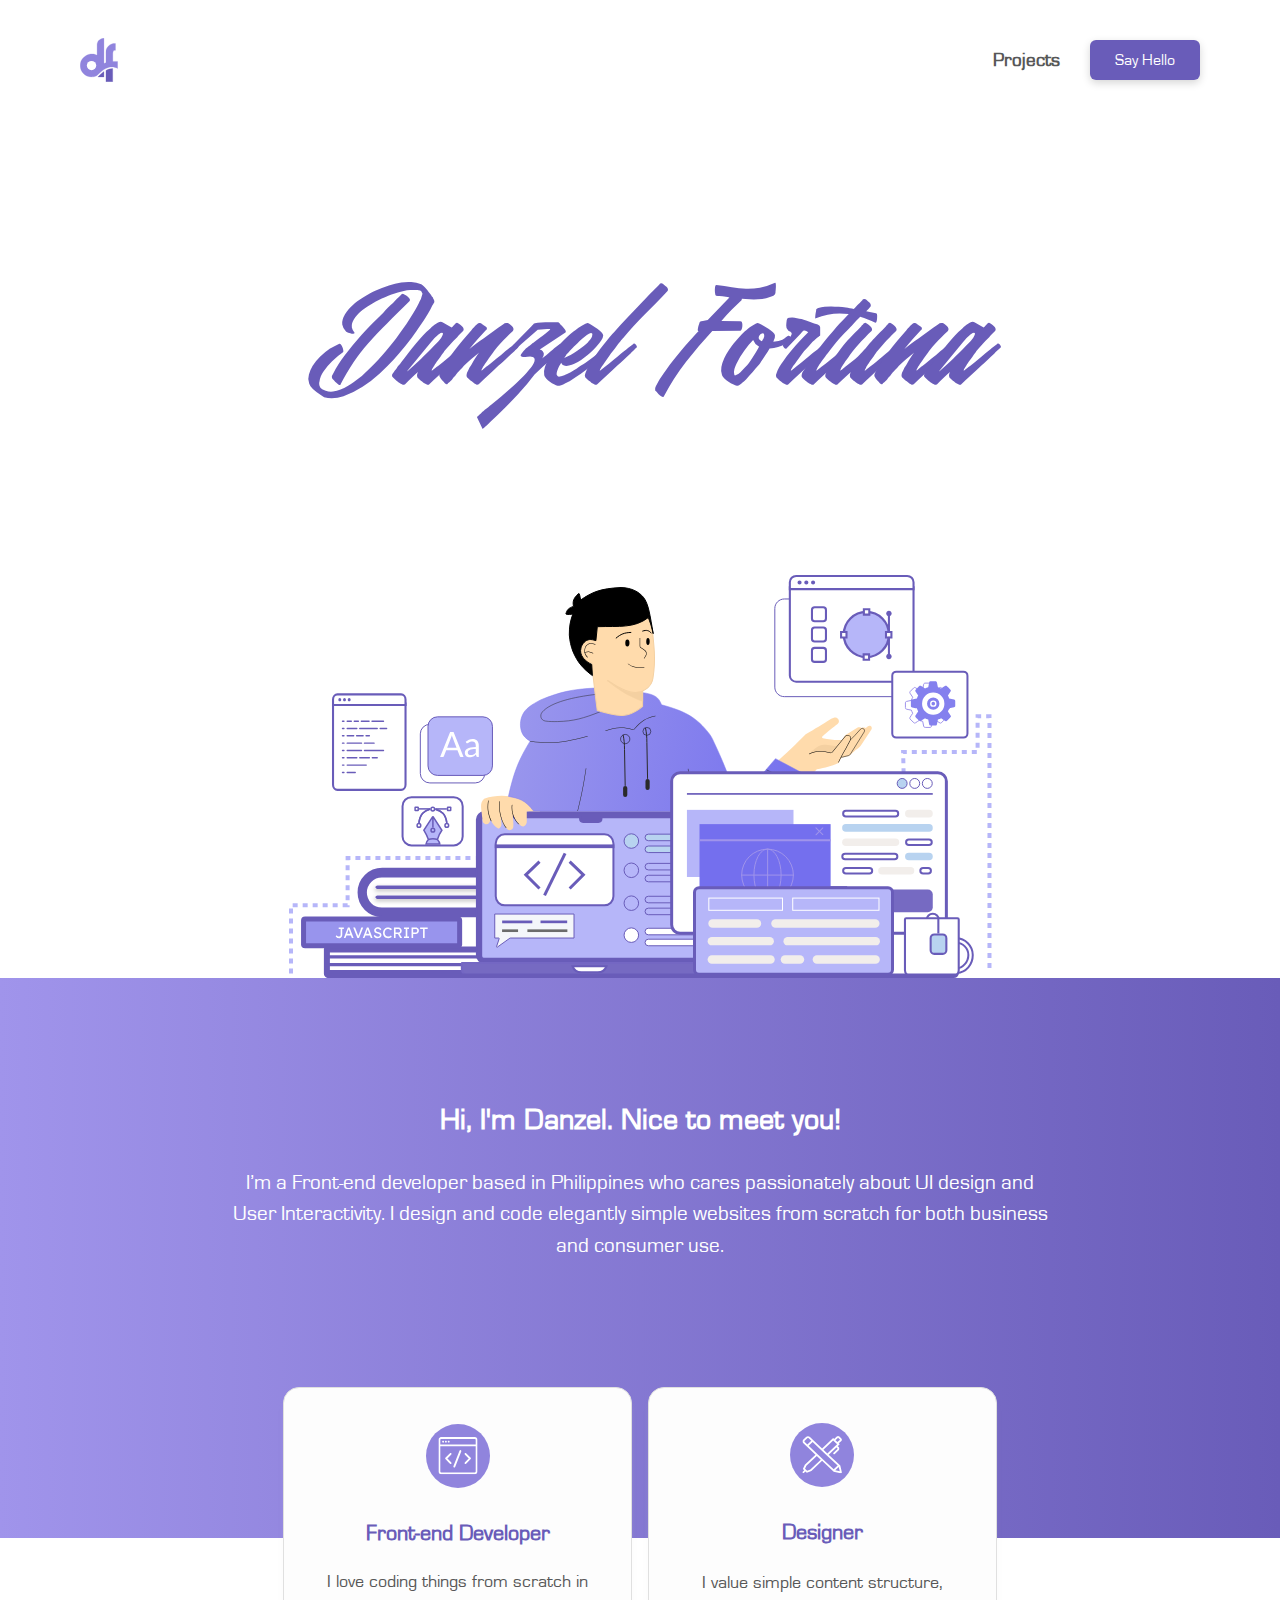
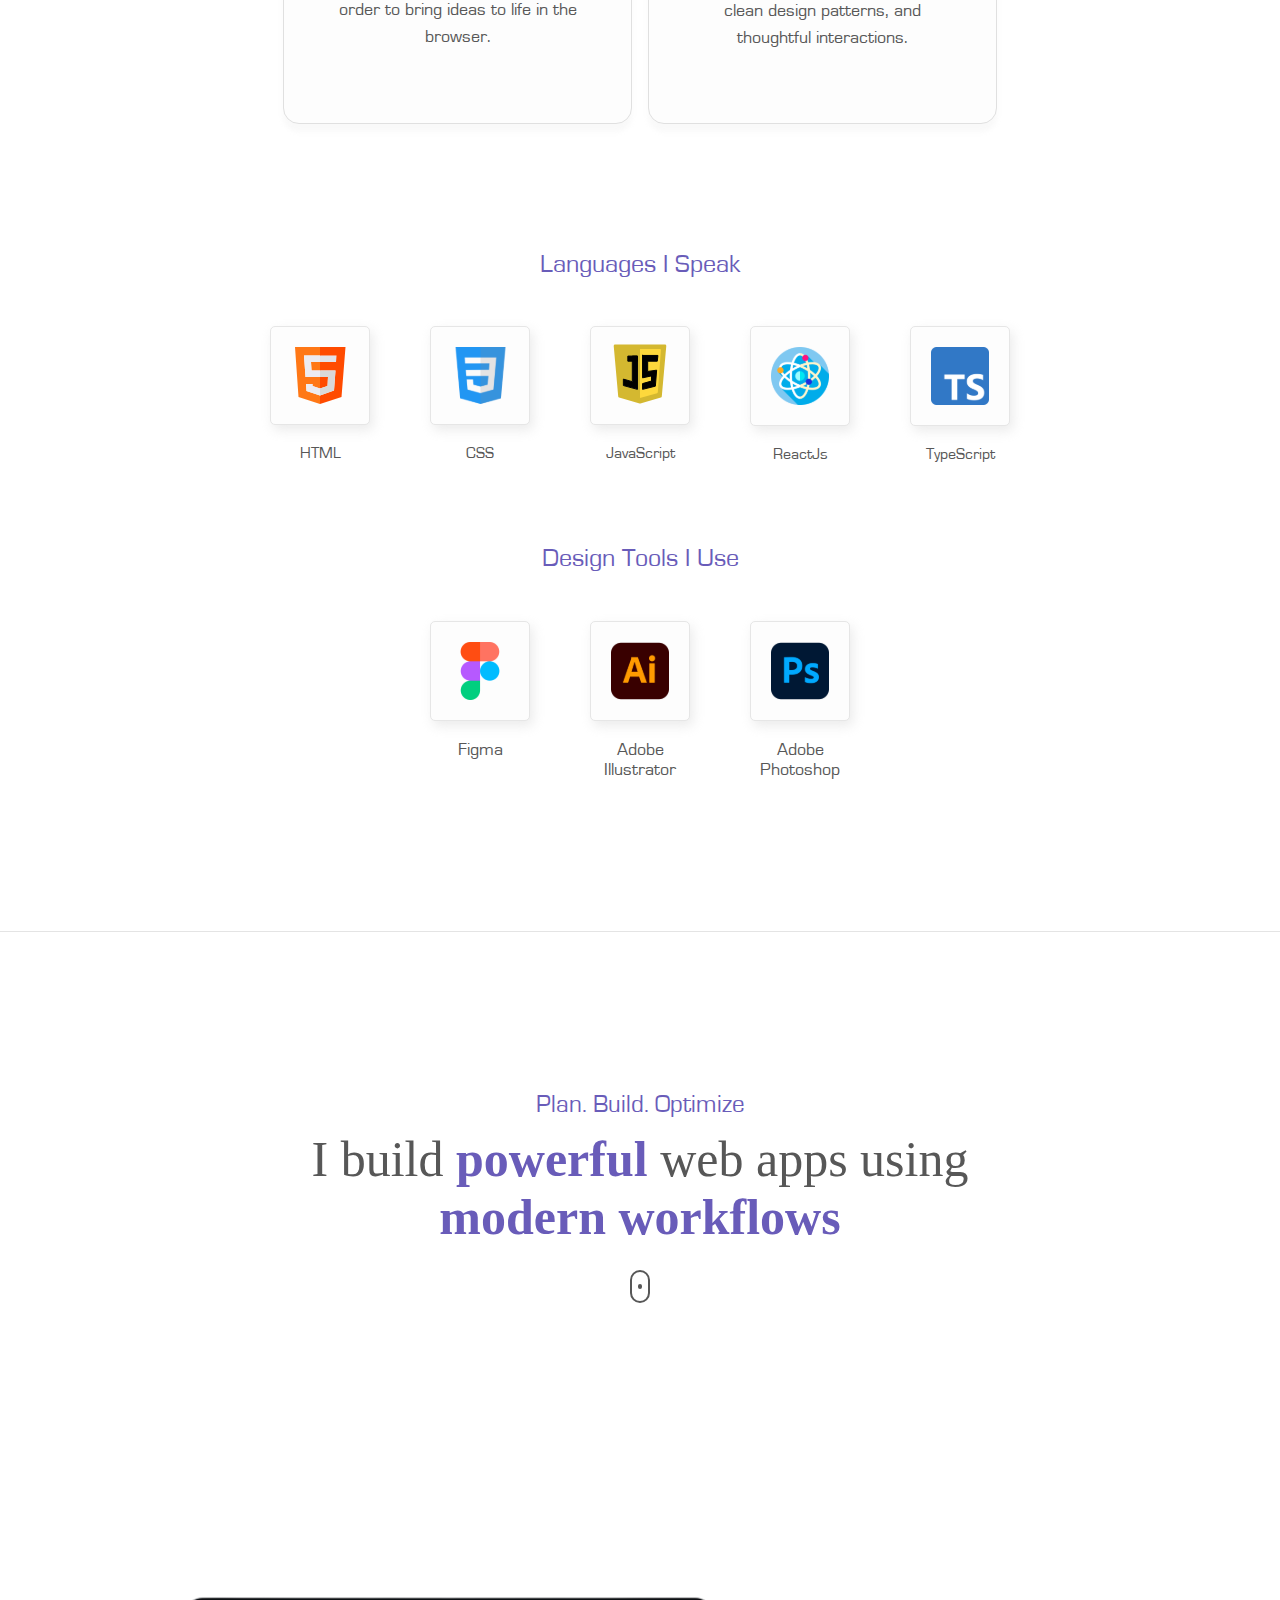
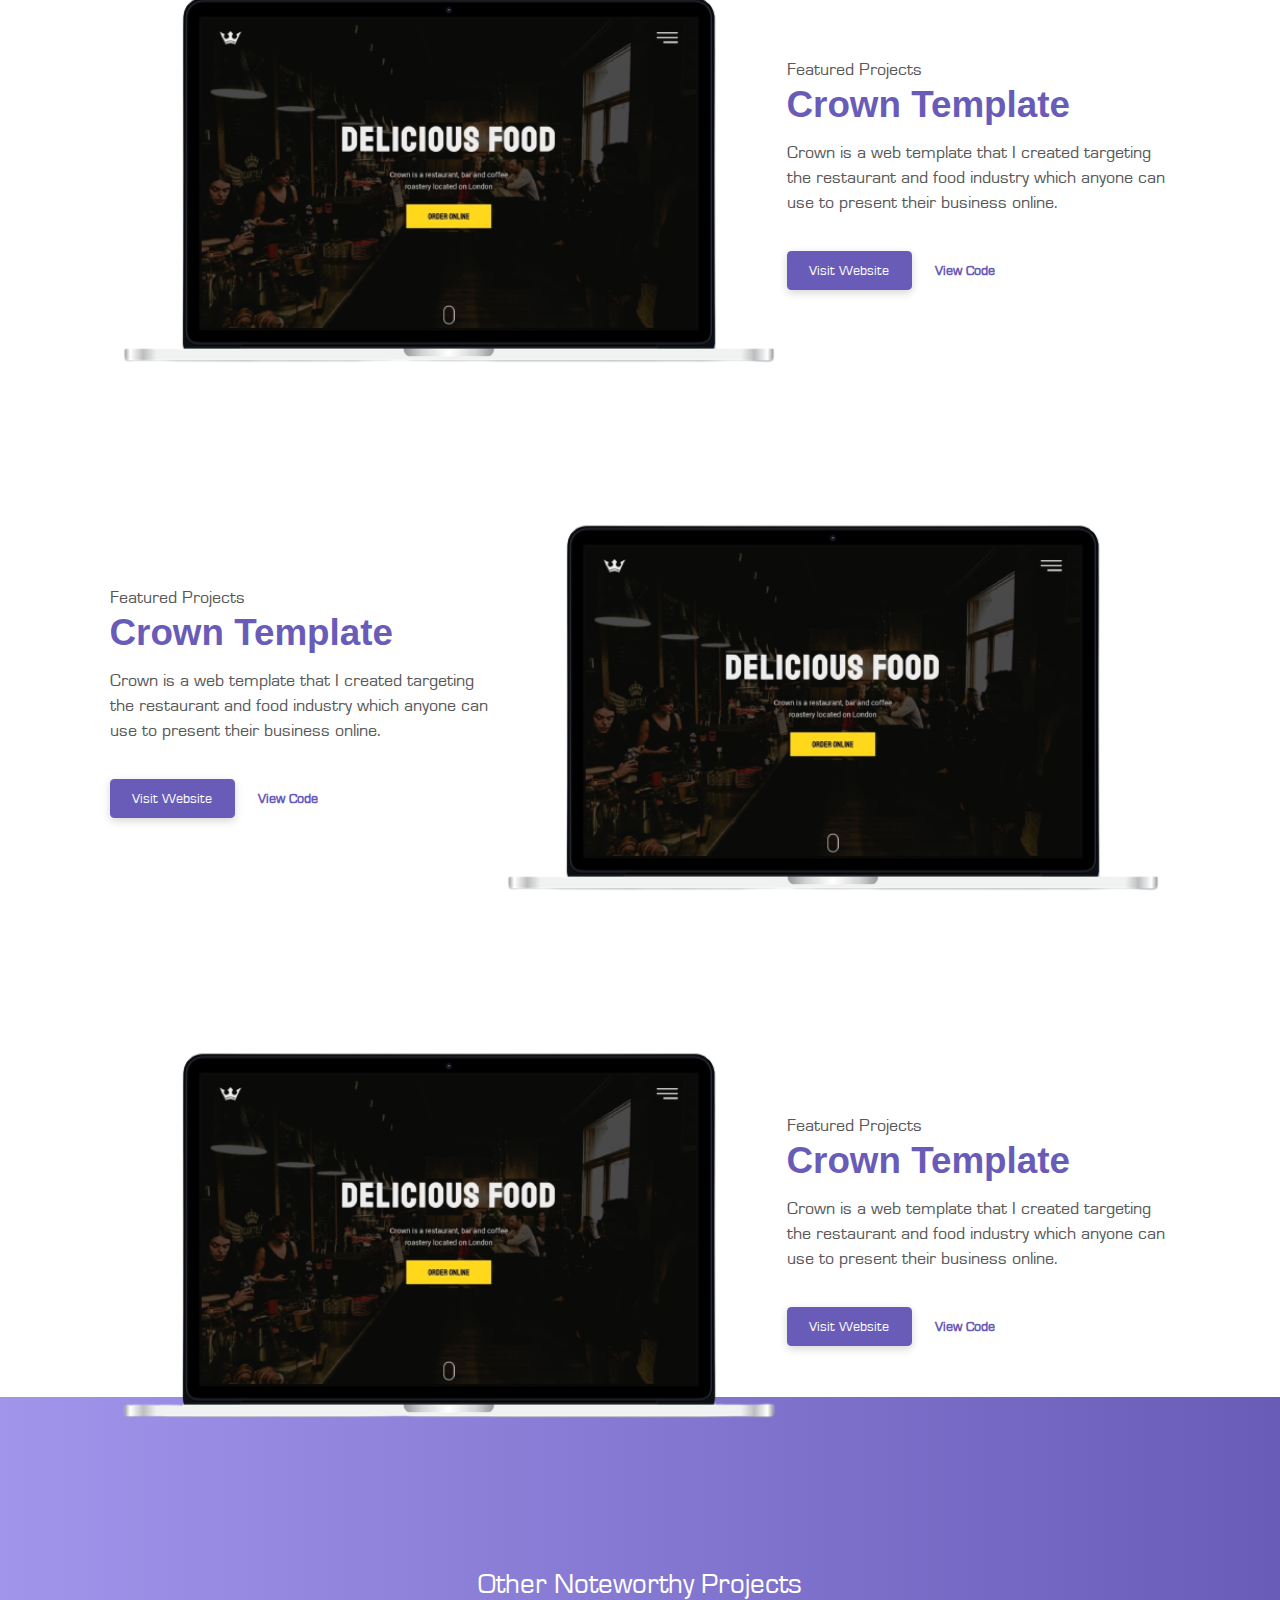
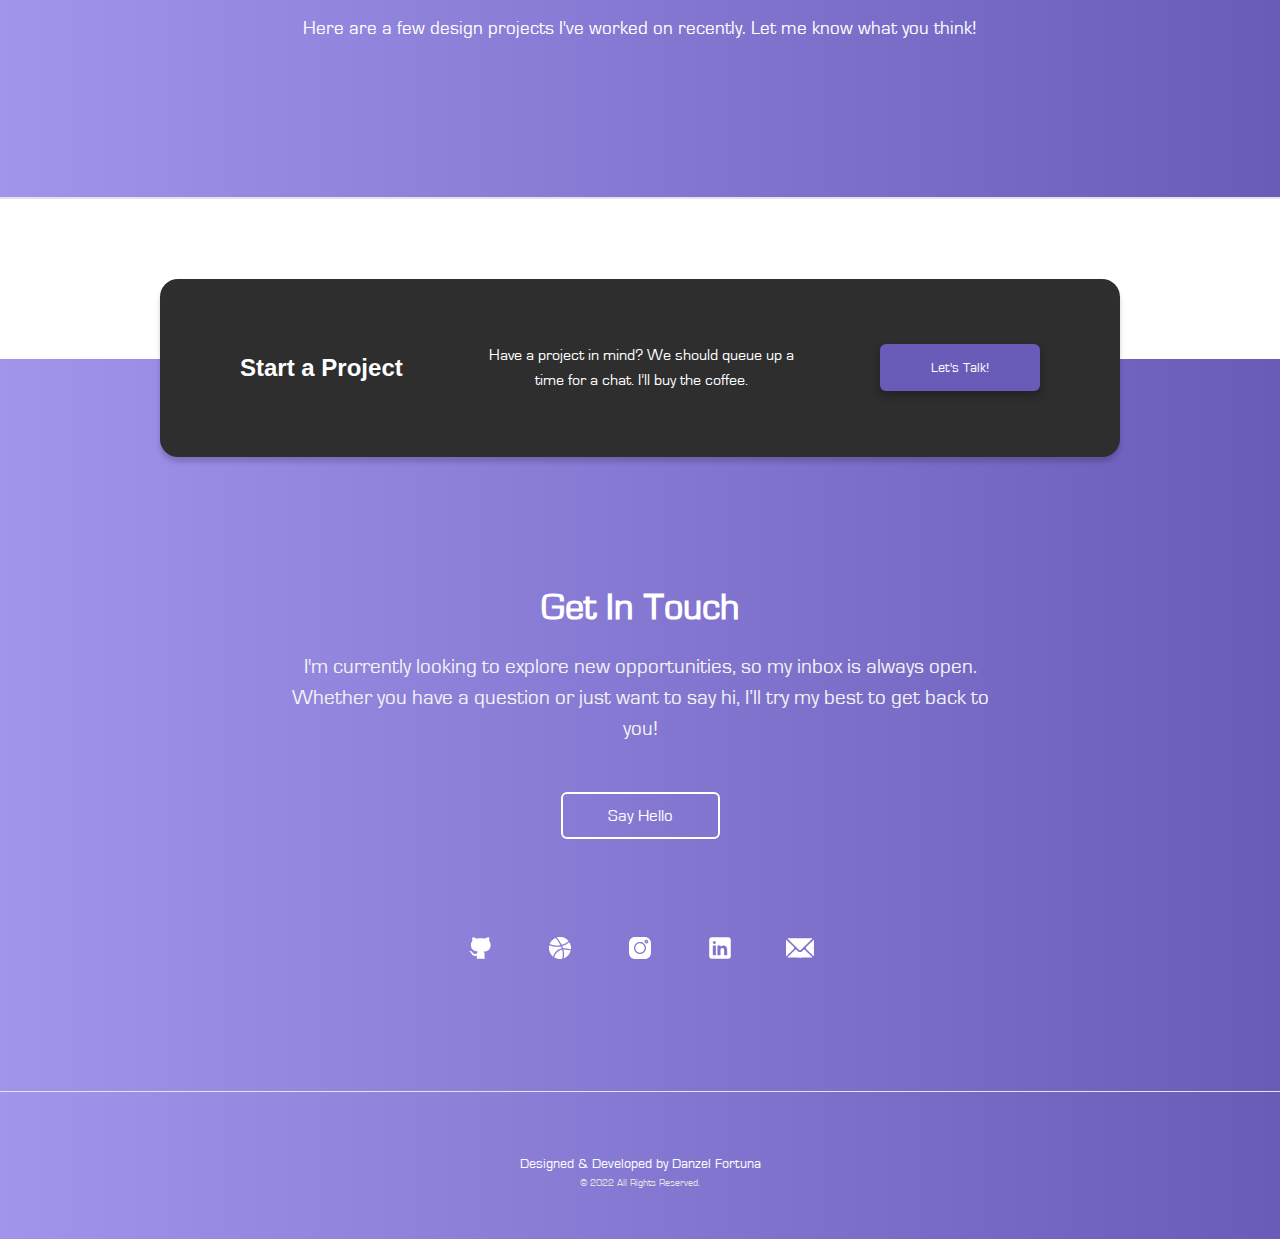
<file: index.html>
<!DOCTYPE html>
<html lang="en">
<head>
    <meta charset="UTF-8">
    <meta http-equiv="X-UA-Compatible" content="IE=edge">
    <meta name="viewport" content="width=device-width, initial-scale=1.0">
    <link rel="stylesheet" href="styles.css">
    <title>Danzel Fortuna | Frontend Developer</title>
</head>
<body>

    <nav class="nav-bar">
        <div class="nav-container">
            <div class="logo-container"><a href="#"><img src="links/main-icons/nav-logo.svg" class = "logo" alt="logo"></a></div>
            <div class="hamburger-container">
                <div class="hamburger-menu"></div>
            </div>
            <div class="project-link"><a href="./#workflow_line" class = "project_link">Projects</a></div>
            <div class="contact-btn-container">
                <a href="external-links/navContact/helloContact.html" class = "contact-btn">Say Hello</a>
            </div>
        </div>
    </nav>
    <div class="mobile-nav">
        <div class="mobile-nav-container">
            <div class="mobile-project-link"><a href="./#workflow_line" class = "mobile_link">Projects</a></div>
            <div class="mobile-contact-btn-container">
                <a href="external-links/navContact/helloContact.html" class = "mobile-contact-btn">Say Hello</a>
            </div>
        </div>
    </div>
    <!--LANDING PAGE-->
    <section class="hero-body">
            <!-- <div class="left-side-nav-links">
                <a href="https://github.com/"><img src="links/github.svg" alt= "github-icon" id ="github"></a>
                <a href="https://instagram.com/"><img src="links/instagram.svg" alt = "instagram-icon" id = "instagram"></a>
                <a href="https://dribbble.com/"><img src="links/dribble.svg" alt= "dribble-icon" id ="dribble"></a>
                <a href="https://linkedin.com/"><img src="links/linkedin-logo.svg" alt= "linked-in-icon" id ="linked-in"></a>
                <span id="left-line-span"></span>
            </div>
            <div class="right-side-nav-links">
                <a href="https://github.com/"><img src="links/github.svg" alt= "github-icon" id ="github"></a>
                <a href="https://instagram.com/"><img src="links/instagram.svg" alt = "instagram-icon" id = "instagram"></a>
                <a href="https://dribbble.com/"><img src="links/dribble.svg" alt= "dribble-icon" id ="dribble"></a>
                <a href="https://linkedin.com/"><img src="links/linkedin-logo.svg" alt= "linked-in-icon" id ="linked-in"></a>
                <span id = "right-line-span"></span>
            </div> -->
        <div class="hero-container">
            <div class="name-title">Danzel Fortuna</div>
            <div class="sub-title">Front-end Developer & UI Designer</div>
            <!-- <div class="get-in-touch-btn">
                <button class="white-btn">Let's Talk!</button>
            </div> -->
        </div>
        <div class="hero-foot">
            <div class="container">
                <img src="links/main-icons/hero-illustration.svg" id = "technology"alt="technologies-background">
            </div>
        </div>
    </section>

    <!--INTRODUCTION-->
    <section class="introduction">
        <div class="intro-container">
            <div class="intro-name">
                <p>Hi, I'm <span id ="akari-bold">Danzel</span>. Nice to meet you!</p>
            </div>
            <div class="intro-location">
                <p>I’m a Front-end developer based in Philippines who cares passionately about UI design and User Interactivity. I design and code elegantly simple websites from scratch for both business and consumer use.</p>
            </div>
        </div>
    </section>
    
    <!--SKILLS CONTAINER-->
    <section class = "skills-container">
        <div class="front-end-skills">
            <img src="links/main-icons/frontEnd.svg" class = "front-end-icon" alt="front-end-icon">
            <h3 class="developer">Front-end Developer</h3>
            <p class="dev-text">I love coding things from scratch in order to bring ideas to life in the browser.</p>
        </div>
        <div class="design-skills">
            <img src="links/main-icons/designIcon.svg" class = "design-icon" alt="design-icon">
            <h3 class="designer">Designer</h3>
            <p class="design-text">I value simple content structure, clean design patterns, and thoughtful interactions.</p>
        </div>
    </section>

    <!--LANGUAGES I SPEAK-->
    <section class="languages-container">
        <div class="text-container">
            <p>Languages I Speak</p>
        </div>
        <div class="icon-container">
        <div class="row justify languages">
            <div class="language language-align html">
                <div class="icon-background">
                    <img src="links/languages/html-icon.svg" class ="svg html-icon" alt="html-icon">
                </div>
                <p class="language-text">HTML</p>
            </div>
            <div class="language css">
                <div class="icon-background">
                    <img src="links/languages/css-icon.svg" class ="svg css-icon" alt="css-icon">
                </div>
                <p class="language-text">CSS</p>
            </div>
            <div class="language javascript">
                <div class="icon-background">
                    <img src="links/languages/javascript-icon.svg" class ="svg javascript-icon" alt="javscript-icon">
                </div>
                <p class="language-text js">JavaScript</p>
            </div>
            <div class="language row-margin react">
                <div class="icon-background">
                    <img src="links/languages/reactJS-icon.svg" class ="svg react-icon" alt="react-icon">
                </div>
                <p class="language-text">ReactJs</p>
            </div>
            <div class="language row-margin typescript">
                <div class="icon-background">
                    <img src="links/languages/typeScript-icon.svg" class ="svg typescript-icon" alt="typescript-icon">
                </div>
                <p class="language-text">TypeScript</p>
            </div>
        </div>
    </div>
    </section>

    <!--DESIGN TOOLS I USE-->
    <section class="design-tools-container">
        <div class="text-container">
            <p class = "design-lang">Design Tools I Use</p>
        </div>
        <div class="design-icon-container">
        <div class="design-icons">
            <div class="design-tools">
                <div class="icon-background">
                    <img src="links/design-tools/figma.svg" class ="svg-design-icon figma-icon" alt="figma-icon">
                </div>
                <p class="design-text figma-text" id = "workflow_line">Figma</p>
            </div>         
            <div class="design-tools">
                <div class="icon-background">
                    <img src="links/design-tools/illustrator.svg" class ="svg-design-icon ai-icon" alt="ai-icon">
                </div>
                <p class="design-text ai-text">Adobe Illustrator</p>
            </div>
            <div class="design-tools photoshop">
                <div class="icon-background">
                    <img src="links/design-tools/photoshop.svg" class ="svg-design-icon ap-icon" alt="ap-icon">
                </div>
                <p class="design-text ap-text">Adobe Photoshop</p>
            </div>
        </div>
    </div>
    </section>

    <!--WORKFLOWS-->
    <section class="workflows">
        <div class="workflow-line"></div>
        <div class="workflow-container">
            <p class="workflow-slogan">Plan. Build. Optimize</p>
            <p class="workflow-catchphrase">I build <span id ="p-bold"
                >powerful</span> web apps using <span id = "mw-bold">modern workflows</span></p>
        </div>
    </section>

    <div class="mouse_scroll-container">
        <div class="mouse_scroll-icon"></div>
    </div>

    <!--MAIN PROJECTS-->
    <section class="main-projects-container">
        <div class="main-container">
        <div class="top-project-container main-project ">
            <img src="links/main-projects/1st-project.svg" class = "laptop top-project" alt="first-project-photo">
            <div class="project top-content">
                <p class = "featured-projects">Featured Projects</p>
                <h2 class = "project-label">Crown Template</h2>
                <p class="crown-text">Crown is a web template that I created targeting the restaurant and food industry which anyone can use to present their business online.</p>
                <div class="btn-container">
                    <a href="#" class = "project-btn">Visit Website</a>
                    <a href="#" class = "view-project-code">View Code</a>
                </div>
            </div>
        </div>
        <div class="middle-project-container main-project">
            <div class="project middle-content">
                <p class = "featured-projects">Featured Projects</p>
                <h2 class = "project-label">Crown Template</h2>
                <p class="crown-text">Crown is a web template that I created targeting the restaurant and food industry which anyone can use to present their business online.</p>
                <div class="btn-container">
                    <a href="#" class = "project-btn">Visit Website</a>
                    <a href="#" class = "view-project-code">View Code</a>
                </div>
            </div>
            <img src="links/main-projects/1st-project.svg" class = "laptop middle-project" alt="middle-project-photo">
        </div>
        <div class="bottom-project-container main-project">
            <img src="links/main-projects/1st-project.svg" class = "laptop top-project" alt="first-project-photo">
            <div class="project top-content">
                <p class = "featured-projects">Featured Projects</p>
                <h2 class = "project-label">Crown Template</h2>
                <p class="crown-text">Crown is a web template that I created targeting the restaurant and food industry which anyone can use to present their business online.</p>
                <div class="btn-container">
                    <a href="#" class = "project-btn">Visit Website</a>
                    <a href="#" class = "view-project-code">View Code</a>
                </div>
        </div>
        </div>
    </section>

    <!--RECENT PROJECTS-->
    <section class="recent-projects">
        <div class="recent-container">
            <div class="recent">
                <div class="personal-projects-title">
                    <p>Other Noteworthy Projects</p>
                </div>
                <div class="personal-projects-content">
                    <p>Here are a few design projects I've worked on recently. Let me know what you think!</p>
                </div>
            </div>
        </div>
    </section>

    <!-- <section class="projects-container">
        <div class="recents-container">
        <div class="recents">
            <div class="recent-logo-container"><img src="links/socials-link-icons/basin.svg" class = "recent-logo" alt="basin"></div>
            <p class="recent-label">A powerful, easy-to-configure from backend for designers and developers.</p>
        </div>
        <div class="recents">
            <div class="recent-logo"><img src="links/socials-link-icons/basin.svg" class = "recent-logo" alt="basin"></div>
            <p class="recent-label">Short, focused design and growth collabs for startup tech founders.</p>
        </div>
        <div class="recents">
            <div class="recent-logo"><img src="links/socials-link-icons/basin.svg" class = "recent-logo" alt="basin"></div>
            <p class="recent-label">Intelligent API solution for automatic spam protection without the manual work.</p>
        </div>
        <div class="recents">
            <div class="recent-logo"><img src="links/socials-link-icons/basin.svg" class = "recent-logo" alt="basin"></div>
            <p class="recent-label">A people-friendly content publishing platform that integrates with any tech stack.</p>
        </div>
        <div class="recents">
            <div class="recent-logo"><img src="links/socials-link-icons/basin.svg" class = "recent-logo" alt="basin"></div>
            <p class="recent-label">Next level plug and play chassis systems for custom DIY lightsaber builds.</p>
        </div>
        <div class="recents">
            <div class="recent-logo"><img src="links/socials-link-icons/basin.svg" class = "recent-logo" alt="basin"></div>
            <p class="recent-label">Simple feedback and engagement tools that help teams ship winning products.</p>
        </div>
        </div>
    </section> -->
   
    <!--FOOTER-->
    <footer class="footer-container">
        <div class="footer-line"></div>
        <div class="footer-background">
        <div class="footer">
            <div class="get-in-touch-container">
            <div class="footer-color">
                <div class="footer-greetings">
                <p class="get-in-touch">Start a Project</p>
                <p class="queue-chat">Have a project in mind? We should queue up a time for a chat. I’ll buy the coffee.</p>
                <a href="/external-links/footerContact/footerContact.html" class="footer-project-btn">
                    <p id = "lets-do-this">Let's Talk!</p>
                </a>
                </div>
            </div>
            </div>

            <!-- <div class="footer-logo-container">
                <a href="#"><img src="links/main-icons/footer-logo.svg" class = "footer-logo" alt="footer-logo"></a>
            </div> -->

            <div class="footer-content-container">
                <div class="footer-next-container">
                    <h2 class="next">Get In Touch</h2>
                    <p class="next-content">I'm currently looking to explore new opportunities, so my inbox is always open. Whether you have a question or just want to say hi, I’ll try my best to get back to you!
                    </p>
                    <a href="external-links/navContact/helloContact.html" class = "get-in-touch-btn">Say Hello</a>
                </div>

                <div class="footer-socials-container">
                    <ul class ="footer-list">
                        <li class="footer-links"><a href="#"><img src="links/socials-link-icons/github.svg" class = "footer-icons" alt="github-icon"></a></li>
                        <li class="footer-links"><a href="#"><img src="links/socials-link-icons/dribble-icon.svg" class = "footer-icons" alt="github-icon"></a></li>
                        <li class="footer-links"><a href="#"><img src="links/socials-link-icons/instagram.svg" class = "footer-icons" alt="github-icon"></a></li>
                        <li class="footer-links"><a href="https://www.linkedin.com/in/danzel-fortuna-706a651aa/" target="_blank"><img src="links/socials-link-icons/linkedin-2.svg" class = "footer-icons" alt="github-icon"></a></li>
                        <li class="footer-links"><a href="mailto:akarimikoto07@gmail.com"><img src="links/socials-link-icons/mail-3.svg" class = "footer-icons main-icon" alt="github-icon"></a></li>
                    </ul>
                </div>
            </div>
        <div class="footer-developed-line"></div>
        <div class="footer-developed-container">
            <h3 class="developed-by">Designed & Developed by Danzel Fortuna</h3>
            <p class="rights-reserved">© 2022 All Rights Reserved.</p>
        </div>
        </div>
        </div>
        </div>
    </footer>
    <script src="https://cdnjs.cloudflare.com/ajax/libs/gsap/3.10.4/gsap.min.js" integrity="sha512-VEBjfxWUOyzl0bAwh4gdLEaQyDYPvLrZql3pw1ifgb6fhEvZl9iDDehwHZ+dsMzA0Jfww8Xt7COSZuJ/slxc4Q==" crossorigin="anonymous" referrerpolicy="no-referrer"></script>
    <script src="script.js"></script>
</body>
</html>
</file>
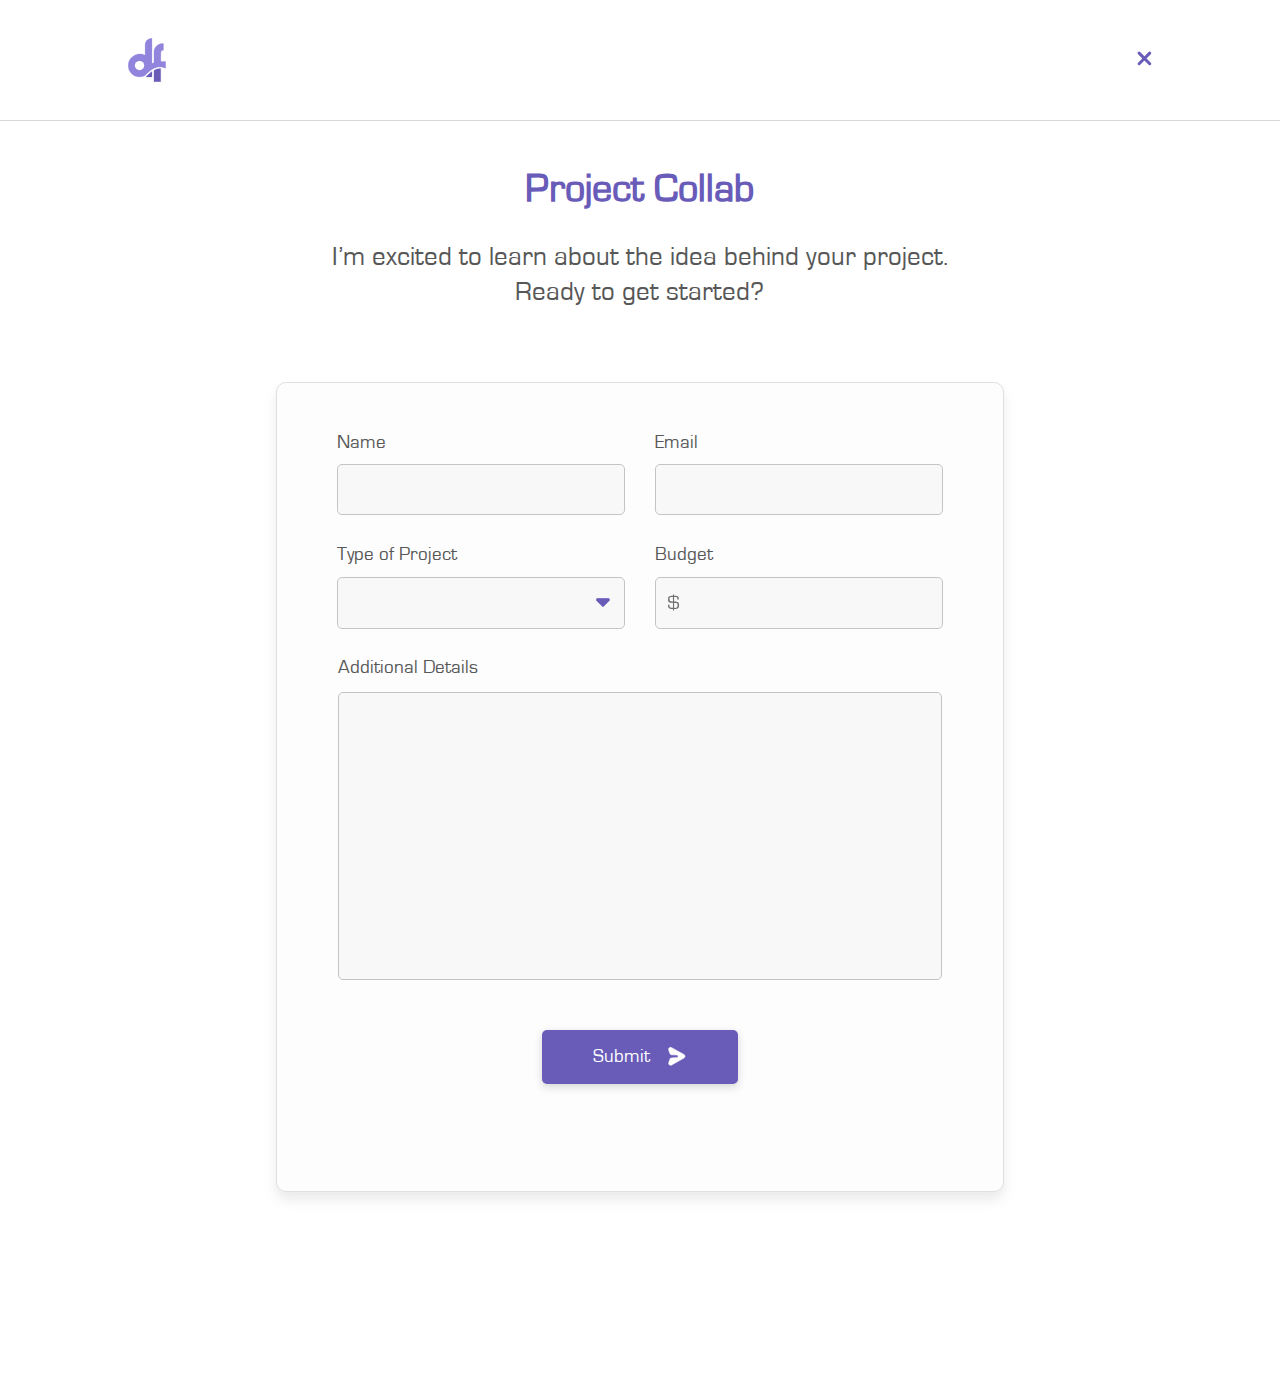
<file: external-links/footerContact/footerContact.html>
<!DOCTYPE html>
<html lang="en">
<head>
    <meta charset="UTF-8">
    <meta http-equiv="X-UA-Compatible" content="IE=edge">
    <meta name="viewport" content="width=device-width, initial-scale=1.0">
    <link rel="stylesheet" href="/styles.css">
    <title>Project Collab</title>
</head>
<body>
    <nav class="collab__container">
        <div class="collab__nav">
        <div class="logo-container"><a href="/index.html"><img src="/links/main-icons/nav-logo.svg" class = "logo" alt="logo"></a></div>
        <div class="collab__exit-menu" >
            <a href="/index.html" class = "collab__exit-btn"><img src="/links/main-icons/exitBtn.svg"></a>
        </div>
    </div>
    </nav>
    <header class="collab__content-section">
        <div class="collab__content-container">
            <h2 class="collab__content-main_phrase">Project Collab</h2>
            <p class="collab__content-sub_phrase">I’m excited to learn about the idea behind your project. Ready to get started?</p>
        </div>
    </header>
    <section class="hello__form-section">
        <div class="hello__form-container">
            <div class="hello__form-row">
                <div class="collab__form-column_name">
                    <label for="column_name" class = "label_name">Name</label>
                    <input type="text" name="column_name" id="column_name" required>
                </div>
                <div class="collab__form-column_email">
                    <label for="column_email" class = "label_email">Email</label>
                    <input type="text" name="column_email" id="column_email" required>
                </div>
            </div>

            <div class="collab__form-row">
                <div class="collab__form-column_type-project">
                    <label for="column_type-project" class = "type-project">Type of Project</label>
                    <select name="column_type-project" id="column_type-project" required>
                        <option class = "project-main-option" value = "0" disabled selected hidden></option>
                        <option class = "project-option">UI Design</option>
                        <option class = "project-option">Landing Page</option>
                        <option class = "project-option">Web App</option>
                    </select>
                </div>
                <div class="collab__form-column_budget">
                    <label for="column_budget" class = "label_budget">Budget</label>
                    <input type="text" name="column_budget" id="column_budget" required>
                </div>
            </div>

            <div class="hello__form-message">
                <label for="form-message" class = "label_message">Additional Details</label>
                <textarea name="form-message" id="form-message" required></textarea>
            </div>
            <a href = "footerSubmit.html" class="hello__form-submit_btn">Submit<img src="/links/main-icons/helloIcon.svg" class = "hello-icon" alt="hello-icon"></a>
        </div>
    </section>
</body>
</html>
</file>
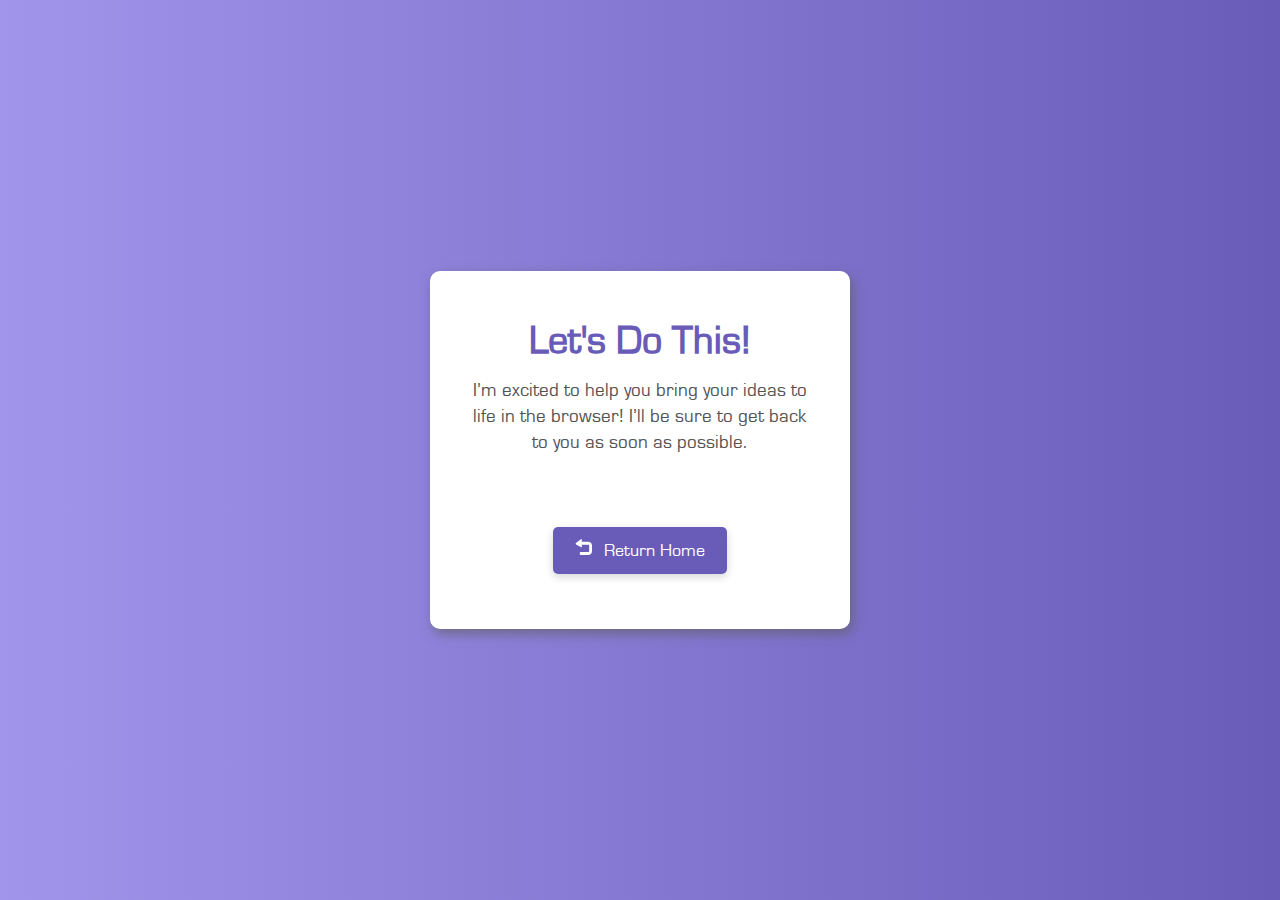
<file: external-links/footerContact/footerSubmit.html>
<!DOCTYPE html>
<html lang="en">
<head>
    <meta charset="UTF-8">
    <meta http-equiv="X-UA-Compatible" content="IE=edge">
    <meta name="viewport" content="width=device-width, initial-scale=1.0">
    <link rel="stylesheet" href="/styles.css">
    <title>Let's Do This! | Project Collab</title>
</head>
<body>
    <header class="footer__submit-container">
        <div class="footer__submit-page">
            <div class="footer__submit-content">
                <h1 class="submit_main-title">Let's Do This!</h1>
                <p class="submit_sub-title">I’m excited to help you bring your ideas to life in the browser! I’ll be sure to get back to you as soon as possible.</p>
                <a href="/index.html" class = "submit_home-btn"><img src="/links/main-icons/returnIcon.svg" alt="return-home-icon" class = "return-home-icon">Return Home</a>
            </div>
        </div>
    </header>
</body>
</html>
</file>
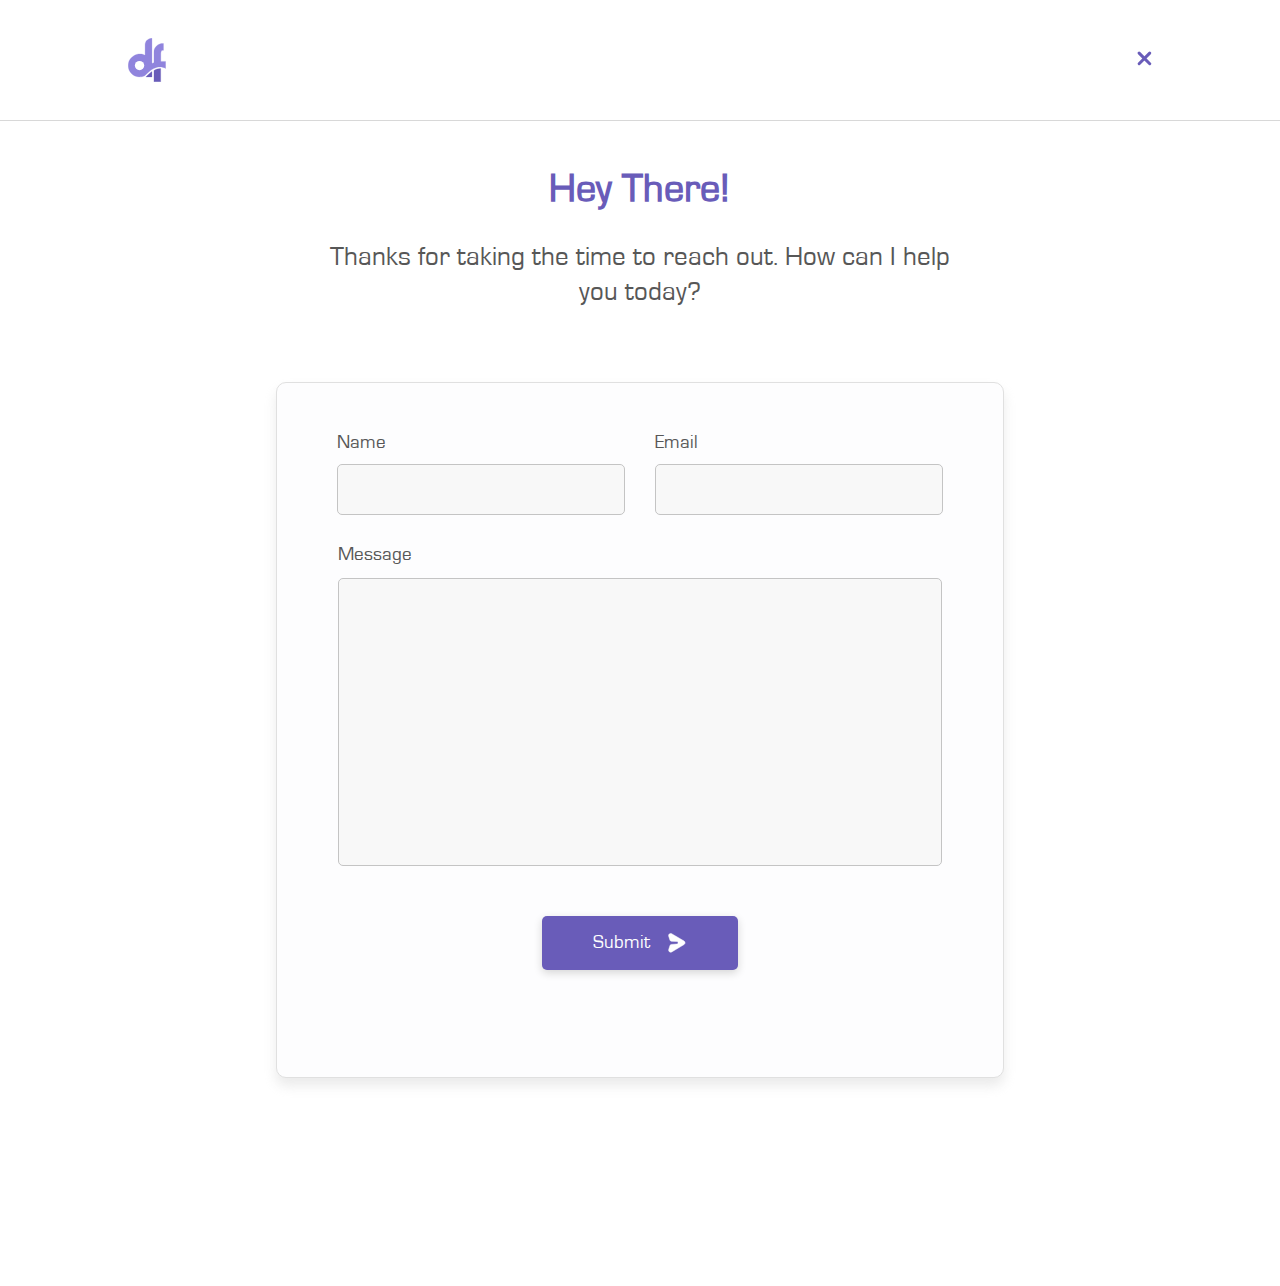
<file: external-links/navContact/helloContact.html>
<!DOCTYPE html>
<html lang="en">
<head>
    <meta charset="UTF-8">
    <meta http-equiv="X-UA-Compatible" content="IE=edge">
    <meta name="viewport" content="width=device-width, initial-scale=1.0">
    <link rel="stylesheet" href="/styles.css">
    <title>Hey There! | Contact</title>
</head>
<body>
    <nav class="hello__container">
        <div class="hello__nav">
        <div class="logo-container"><a href="/index.html"><img src="/links/main-icons/nav-logo.svg" class = "logo" alt="logo"></a></div>
        <div class="hello__exit-menu" >
            <a href="/index.html" class = "hello__exit-btn"><img src="/links/main-icons/exitBtn.svg"></a>
        </div>
    </div>
    </nav>
    <header class="hello__content-section">
        <div class="hello__content-container">
            <h2 class="hello__content-main_phrase">Hey There!</h2>
            <p class="hello__content-sub_phrase">Thanks for taking the time to reach out. How can I help you today?</p>
        </div>
    </header>
    <section class="hello__form-section">
        <div class="hello__form-container">
            <div class="hello__form-row">
                <div class="hello__form-column_name">
                    <label for="column_name" class = "label_name">Name</label>
                    <input type="text" name="column_name" id="column_name">
                </div>
                <div class="hello__form-column_email">
                    <label for="column_email" class = "label_email">Email</label>
                    <input type="text" name="column_email" id="column_email">
                </div>
            </div>
            <div class="hello__form-message">
                <label for="form-message" class = "label_message">Message</label>
                <textarea required name="form-message" id="form-message"></textarea>
            </div>
            <a href = "helloSubmit.html" class="hello__form-submit_btn">Submit<img src="/links/main-icons/helloIcon.svg" class = "hello-icon" alt="hello-icon"></a>
        </div>
    </section>
    <script src="/script.js"></script>
</body>
</html>
</file>
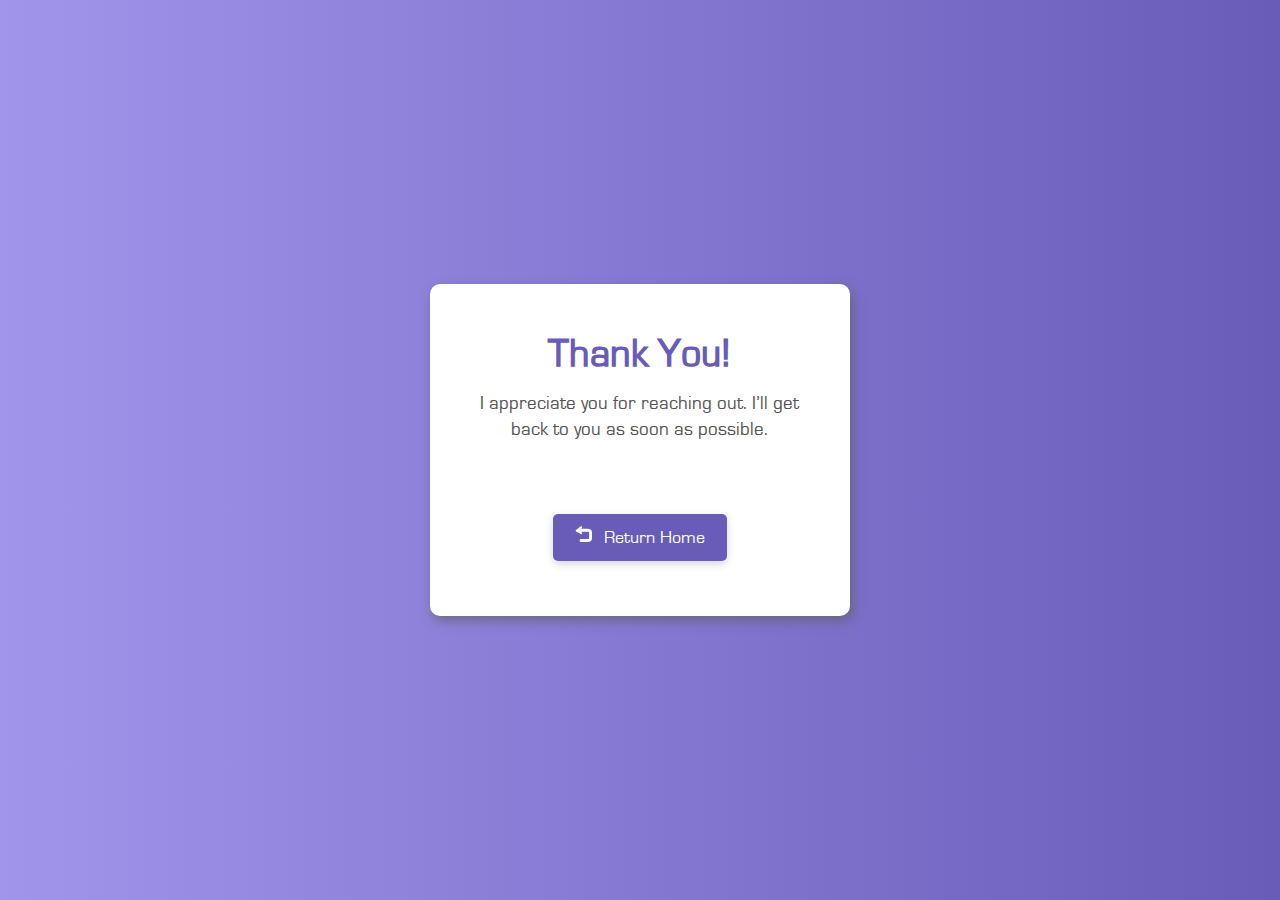
<file: external-links/navContact/helloSubmit.html>
<!DOCTYPE html>
<html lang="en">
<head>
    <meta charset="UTF-8">
    <meta http-equiv="X-UA-Compatible" content="IE=edge">
    <meta name="viewport" content="width=device-width, initial-scale=1.0">
    <link rel="stylesheet" href="/styles.css">
    <title>Thank you! | Contact</title>
</head>
<body>
    <header class="hello__submit-container">
        <div class="hello__submit-page">
            <div class="hello__submit-content">
                <h1 class="submit_main-title">Thank You!</h1>
                <p class="submit_sub-title">I appreciate you for reaching out. I’ll get back to you as soon as possible.</p>
                <a href="/index.html" class = "submit_home-btn"><img src="/links/main-icons/returnIcon.svg" alt="return-home-icon" class = "return-home-icon">Return Home</a>
            </div>
        </div>
    </header>
</body>
</html>
</file>
<file: styles.css>
@font-face {
    font-family: Valencia;
    src: url(fonts/Valencia.ttf);
}

@font-face {
    font-family: Eurostile;
    src: url(fonts/Eurostile.ttf);
}

@import url('https://fonts.googleapis.com/css2?family=Lato&family=Montserrat&display=swap');

:root {
    --valencia: 'Valencia';
    --eurostile: 'Eurostile';
    --lato: 'Lato', sans-serif; 
}

*{
    margin: 0;
    padding: 0;
    box-sizing: border-box;
}

.nav-bar {
    display: flex;
    justify-content: center;
    align-items: center;
    padding: 0em 4.375em;
}

.nav-container {
    display: flex;
    justify-content: center;
    width: 70em;
    align-items: center;
    height: 3.125em;
    margin-top: 2.1875em;
    margin-bottom: 1.5625em;
}

.logo-container {
    margin-right: auto;
}

.logo {
    display: flex;
    height: 2.8rem;
    z-index: 5;
}

.hamburger-container {
    display: flex;
    justify-content: center;
    align-items: center;
    position: relative;
    height: 1.25em;
    width: 1.875em;
    cursor: pointer;
    display: none !important;
    z-index: 5;
}

.hamburger-menu {
    height: 2px;
    width: 1.43em;
    background-color: #575757;
    border-radius: 2px;
    transition: 0.3s ease;
}

.hamburger-menu::before, .hamburger-menu::after {
    content: "";
    position: absolute;
    height: 2px;
    width: 1.43em;
    background-color: #575757;
    border-radius: 2px;
    transition: 0.2s ease;
}

.hamburger-menu::before {
    transform: translateY(-7px);
}

.hamburger-menu::after {
    transform: translateY(7px);
}

/*Hamburger Menu Animation*/

.hamburger-container.active .hamburger-menu {
    background: transparent;
    transition: 0.1s ease;
}

.hamburger-container.active .hamburger-menu::before {
    transform: rotate(45deg) translate(1px, 1px);
    transition: 0.2s ease;
}
.hamburger-container.active .hamburger-menu::after {
    transform: rotate(-45deg) translate(-1px, 1px);
    transition: 0.2s ease;
}

.project-link {
    transition-delay: 100ms;
    list-style: none;
    border: none;
}

.project-link, .contact-btn, .mobile-project-link, .mobile-contact-btn {
    font-family: var(--eurostile);
}

.project-link a, .mobile-project-link a {
    text-decoration: none;
    font-size: 1.187em;
    font-weight: bold;
    color: #575757;
    transition: all 0.3s ease;
}

.mobile-project-link {
    margin-top: 0.625em;
    text-align: center;
    display: none !important;
}

.project-link a:hover, .mobile-project-link a:hover {
    color: #8a7ed4;
}

.contact-btn {
    background-color:#695CB9;
    box-shadow: 0px 3px 8px #d6d6d6;
    border-radius: 6px;
    cursor: pointer;
    color: #ffff;
    text-decoration: none;
    font-size: 1em;
    padding: 0.726em 1.56em;
    margin-left: 1.875em;
    transition: all 0.3s ease;;
}

.contact-btn:hover, .mobile-contact-btn:hover{
    background-color: #8a7ed4;
    box-shadow: 0px 3px 6px #d3d3d3;
}

.mobile-nav-container {
    background-color: #ffff;
    border-bottom: 1px solid #e9e9e9;
    box-shadow: 0px 8px 5px -1px #29292912;
    text-align: center;
    position: absolute;
    height: 12.5em;
    width: 100%;
    transform: translateY(-1.9em);
    opacity: 0;
    transition: all 0.3s ease;
}
.mobile-nav-container.active {
    transform: translateY(0em);
    z-index: 3;
    opacity: 1;
}

.mobile-contact-btn-container {
    margin-top: 2.5em;
    display: none !important;
}

.mobile-contact-btn {
    background-color:#695CB9;
    box-shadow: 0px 3px 8px #d6d6d6;
    border-radius: 0.375em;
    cursor: pointer;
    color: #ffff;
    text-decoration: none;
    font-size: 1.125em;
    padding: 0.81em 2.18em;
    transition: all 0.3s ease;;
}

.mobile-nav-container.active .mobile-project-link{
    display: block !important;
}

.mobile-nav-container.active .mobile-contact-btn-container{
    display: block !important;
}

/*Say Hello Page*/
.hello__content-section {
    display: flex;
    justify-content: center;
    align-items: center;
    margin-top: 3em;
    font-family: var(--eurostile);
}

.hello__container {
    display: flex;
    justify-content: center;
    align-items: center;
    border-bottom: 1px solid #d8d8d8;
}

.hello__nav {
    padding: 0em 5.5em;
    height: 7.5em;
    display: flex;
    justify-content: space-evenly;
    align-items: center;
    width: 75em;
}

.hello__content-main_phrase, .hello__content-sub_phrase {
    text-align: center;
}

.hello__content-main_phrase {
    color: #695CB9;
    font-size: 2.5em;
}

.hello__content-sub_phrase {
    color: #575757;
    font-size: 1.7em;
    line-height: 1.3em;
    margin-top: 1.87rem;
    width: 24em;
}

.hello__form-section {
    margin-top: 4.5rem;
    margin-bottom: 13em;
    display: flex;
    justify-content: center;
    align-items: center;
}

.hello__form-container {
    border-radius: 10px;
    display: flex;
    flex-direction: column;
    justify-content: center;
    align-items: center;
    padding: 3.12em 3.75em 6.7em 3.75em;
    background-color: #FDFDFE;
    border: 1px solid #E0E0E0;
    box-shadow: 0px 8px 12px #e0e0e0a8;
}

.hello__form-row {
    display: flex;
    justify-content: center;
    align-items: center;
    width: 100%;
    gap: 1.86em;
}

.label_name, .label_email, .hello__form-message {
    color: #575757;
    font-family: var(--eurostile);
    font-size: 1.18em;
}

#column_name, #column_email {
    margin-top: 0.9em;
    width: 20em;
    height: 3.5em;
    background-color: #f8f8f8;
    border: 1px solid #c4c4c4;
    border-radius: 5px;
}

#column_name, #column_email, #form-message {
    color:#252525;
    font-family: var(--lato);
    font-size: 0.9rem;
    font-weight: 500;
    outline: none;
    padding-left: 0.9em;
}

#form-message {
    padding: 1em;
    background-color: #f8f8f8;
    border: 1px solid #c4c4c4;
    border-radius: 5px;
    height: 20em;
    width: 42em;
    margin-top: 0.9rem;
    resize: none;
}

.hello__form-column_name, .hello__form-column_email, .hello__form-message, .collab__form-column_name, .collab__form-column_email{
    display: flex;
    flex-direction: column;
}

.hello__form-message {
    margin-top: 1.87rem;
}

.label_message {
    color: #575757;
}

.hello__form-submit_btn {
    display: flex;
    justify-content: center;
    align-items: center;
    background-color: #695CB9;
    border: none;
    border-radius: 5px;
    box-shadow: 0px 3px 8px #d6d6d6;
    color: #ffff;
    font-family: var(--eurostile);
    font-size: 1.18em;
    text-decoration: none;
    margin-top: 3.12rem;
    padding: 0.8em 2.7em;
    transition: 0.3s ease;
}

.hello-icon {
    height: 1.25em;
    margin-left: 0.9em;
}

.hello__form-submit_btn:hover {
    background-color: #8a7ed4;
}

/*Hello Submit, Collab Submit*/
.hello__submit-container, .footer__submit-container {
    height: 100vh;
    background-image: linear-gradient(to right, #A094EB, #695CB9);
    display: flex;
    justify-content: center;
    align-items: center;
}

.hello__submit-page, .footer__submit-page {
    background-color: #ffff;
    border-radius: 10px;
    box-shadow: 3px 5px 12px #5e5e5ea8;
    display: flex;
    justify-content: center;
    align-items: center;
    padding: 3.12em 2.5em 4.37em 2.5em;
}

.hello__submit-content, .footer__submit-content {
    font-family: var(--eurostile);
    text-align: center;
}

.submit_main-title {
    font-size: 2.5em;
    color: #695CB9;
}

.submit_sub-title {
    color: #535353;
    font-size: 1.18em;
    width: 18em;
    margin: 0.9em 0em 4.37em 0em;
    line-height: 1.4em;
}

.submit_home-btn {
    color: #ffff;
    border-radius: 5px;
    box-shadow: 0px 3px 8px #d6d6d6;
    font-size: 1.12em;
    text-decoration: none;
    padding: 0.81em 1.25em;
    background-color: #695CB9;
    transition: 0.3s ease;
}

.submit_home-btn:hover {
    background-color: #8a7ed4;
}

.return-home-icon {
    height: 0.9em;
    margin-right: 0.62em;
}

/*Collab Page*/
.collab__content-section {
    display: flex;
    justify-content: center;
    align-items: center;
    margin-top: 3em;
    font-family: var(--eurostile);
}

.collab__form-row {
    display: flex;
    align-items: center;
    width: 100%;
    gap: 1.86em;
    margin-top: 1.87em;
}

.collab__container {
    display: flex;
    justify-content: center;
    align-items: center;
    border-bottom: 1px solid #d8d8d8;
}

.collab__nav {
    padding: 0em 5.5em;
    height: 7.5em;
    display: flex;
    justify-content: space-evenly;
    align-items: center;
    width: 75em;
}

.collab__content-main_phrase, .collab__content-sub_phrase {
    text-align: center;
}

.collab__content-main_phrase {
    color: #695CB9;
    font-size: 2.5em;
}

.collab__content-sub_phrase {
    color: #575757;
    font-size: 1.7em;
    line-height: 1.3em;
    margin-top: 1.87rem;
    width: 24em;
}

.collab__form-column_type-project, .collab__form-column_budget {
    display: flex;
    flex-direction: column;
    position: relative;
}

#column_type-project {
    background-image: url(/links/main-icons/arrowDown.svg);
    background-repeat: no-repeat;
    background-size: 1em;
    background-color: #f8f8f8;
    background-position-x: 95%;
    background-position-y: 50%;
    border: 1px solid #c4c4c4;
    border-radius: 5px;
    cursor: pointer;
    color: #252525;
    font-family: var(--lato);
    font-size: 0.9rem;
    height: 3.6em;
    width: 20em;
    margin-top: 0.9em;
    padding-left: 0.9em;
    outline: none;
}

#column_type-project {
    -webkit-appearance: none;
    -moz-appearance: none;
    text-indent: 1px;
}

.type-project, .label_budget {
    color: #575757;
    font-family: var(--eurostile);
    font-size: 1.18em;
}

.project-option {
    color: #3a3a3a;
    cursor: pointer;
    display: block;
    font-size: 1.2rem;
    font-family: var(--eurostile);
    font-weight: normal;
    white-space: nowrap;
}

#column_budget {
    background-color: #f8f8f8;
    background-image: url(/links/main-icons/dollarIcon.svg);
    background-repeat: no-repeat;
    background-position-x: 4%;
    background-position-y: 50%;
    border: 1px solid #c4c4c4;
    border-radius: 5px;
    color: #252525;
    font-family: var(--lato);
    font-size: 0.9rem;
    font-weight: 500;
    height: 3.6em;
    margin-top: 0.9em;
    outline: none;
    padding-left: 1.8em;
    width: 20em;
}

/*Hero Content*/
.hero-container {
    margin-top: 7rem;
    padding: 3rem 1.5rem;
    display: flex;
    justify-content: center;
    align-items: center;
    flex-direction: column;
}

.name-title {
    animation: 1s cubic-bezier(0.86, -0.1, 0.36, 0.88) 0s 1 normal forwards running nameTransition;
    font-family: var(--valencia);
    font-size: 10.5rem;
    color:#695CB9;
    margin-bottom: 0.1em;
}

.sub-title {
    animation: 1s cubic-bezier(0.86, -0.1, 0.36, 0.88) 0.6s 1 normal forwards running subTransition;
    opacity: 0;
    color: #575757;
    font-family: var(--eurostile);
    font-weight: 400;
    text-transform: uppercase;
    font-size: 1.8rem;
    margin-bottom: 2.5rem;
}

.hero-foot {
    display: flex;
    justify-content: center !important;
    margin-bottom: auto;
}

#technology {
    display: flex;
    justify-content: center !important;
    align-content: center;
}

.introduction {
    height: 35em;
    background-image: linear-gradient(to right, #A094EB, #695CB9);
    display: flex;
    justify-content: center;

}

.intro-container {
    display: flex;
    align-items: center;
    justify-content: center;
    flex-direction: column;
    height: 100%;
    width: 60%;
    margin-top: -2.18em;
    color: #ffff;
}

.intro-name, .intro-location {
    font-family: var(--eurostile);
}

.intro-name {   
    font-size: 1.9em;
    font-weight: 700;
    margin-bottom: 1rem;
}

#akari-bold {
    font-weight: 900;
}

.intro-location {
    font-size: 1.3rem;
    font-weight: 100;
    line-height: 1.5em;
    text-align: center;
    width: 40em;
    margin-top: 1rem;
    margin-bottom: 5rem;
}

.background-extend {
    background-image: linear-gradient(to right, #A094EB, #695CB9);
    height: 11em;
}

.skills-container {
    display: flex;
    justify-content: center;
    gap: 1em;
    margin-top: -9.4em;
}

.front-end-icon, .design-icon {
    height: 4em;
    margin: 25px 0px 35px 0px;
}

.front-end-skills, .design-skills {
    display: flex;
    justify-content: center;
    flex-direction: column;
    align-items: center;
    text-align:center;
    padding: 0.62em;
    background-color: #fdfdfd;
    border: 1px solid #e0e0e0;
    border-radius: 1em;
    box-shadow: 0px 8px 5px #cfcfcf1e;
    width: 21.8em;
    font-family: var(--eurostile);
}

.developer, .designer {
    font-size: 1.35em;
    color: #695CB9;
    margin-bottom: 5px;
}

.dev-text, .design-text {
    color: #575757;
    line-height: 1.56em;
    font-size: 1.1em;
    margin: 20px 0px 60px 0px;
    width: 80%;
}

.skills-bg {
    height: 42em;
    background-color: #ffff;
}

/*LANGUAGES I SPEAK*/
.languages-container {
    margin-top: 8em;
}

.text-container {
    color: #695CB9;
    font-family: var(--eurostile);
    font-size: 1.6em;
    font-weight: 400;
    text-align: center;
}

.languages {
    margin-top: 3.12em;
    display: grid;
    grid: 9.375em / repeat(5, 6.25em);
    grid-gap: 3.75em;
}

.icon-container {
    display: flex;
    justify-content: center;
}

.icon-background {
    display: flex;
    justify-content: center;
    background-color: #fdfdfd;
    border-radius: 5px;
    border: 1px solid #E6E6E6;
    box-shadow: 3px 5px 12px #e0e0e0a8;
    padding: 1.25em;
}

.typescript-icon {
    height: 3.625em;
}
.language-text, .design-text {
    color: #575757;
    font-family: var(--eurostile);
    display: flex;
    justify-content: center;
    font-weight: 500;
    margin-top: 1.25em;
}

.javascript-icon {
    height: 3.75em;
    margin-top: -3px;
}

/*DESIGN TOOLS I USE*/

.design-tools-container {
    margin-top: 4.375em;
}

.design-icon-container {
    display: flex;
    justify-content: center;
}

.design-icons {
    margin-top: 3.12em;
    display: grid;
    grid: 9.375em / repeat(3, 6.25em);
    grid-gap: 3.75em;
}

.figma-text, .ai-text, .ap-text {
    text-align: center;
    margin-top: 1.18rem;
    line-height: 1.25rem;
    width: 100%;
}


/*WORKFLOW*/
.workflows {
    margin-top: 10em;
}

.workflow-line {
    background-color: #e4e4e4;
    height: 1px;
    margin-bottom: 10em;
}

.workflow-container {
    display: flex;
    justify-content: center;
    flex-direction: column;
    align-items: center;
}

.workflow-slogan {
    font-family: var(--eurostile);
    font-size: 1.56em;
    color:#695CB9;
    margin-bottom: 0.5em;
}

.workflow-catchphrase {
    font-size: 3.125em;
    text-align: center;
    width: 60%;
    color: #575757;
}

#p-bold, #mw-bold {
    font-weight: 900;
    color:#695CB9;
}

/*MOUSE SCROLL ICON*/

.mouse_scroll-container {
  display: flex;
  align-items: center;
  justify-content: center;
  margin-top: 1.5em;
}

.mouse_scroll-icon {
  display: flex;
  justify-content: center;
  align-items: center;
  height: 2.06em;
  width: 1.3em;
  border: 2px solid #575757;
  border-radius: 1.25em;
}

.mouse_scroll-icon::before {
  content: '';
  height: 0.31em;
  width: 0.31em;
  background-color: #575757;
  border-radius: 50%;
  position: relative;
  animation: mouseAnimate 1.8s infinite ease;
}

/*MAIN PROJECTS*/

.main-projects-container {
    margin-bottom: 10em;
    margin-top: -3.125em;
}

.main-container {
    margin: auto;
    max-width: 120em;
}

.main-project {
    margin-top: 8em;
}

.top-project-container {
    display: flex;
    justify-content: center;
}

.project {
    display: flex;
    flex-direction: column;
    width: 30%;
    margin: 80px 0px 0px 0px;
}

.featured-projects {
    color: #575757;
    font-family: var(--eurostile);
    font-size: 1.125em;
}

.project-label {
    font-size: 2.3em;
    font-family: var(--lato);
    color:#695CB9;
    margin: 5px 0px 15px 0px;
}

.crown-text {
    color: #575757;
    font-family: var(--eurostile);
    font-size: 1.1em;
    line-height: 1.43em;
}

.btn-container{
    font-family: var(--eurostile);
    margin-top: 2.18em;
    display: flex;
    align-items: center;
    gap: 1.25em;
}

.btn-container a {
    text-decoration: none;
}

.project-btn {
    padding: 0.9em 1.625em;
    background-color: #695CB9;
    box-shadow: 0px 3px 8px #d6d6d6;
    color: #ffff;
    border-radius: 0.31em;
    font-size: 0.875em;
    transition: all 0.3s ease;
}
.project-btn:hover {
    background-color: #8a7ed4;
    box-shadow: 0px 3px 6px #d3d3d3;
}

.view-project-code {
    color: #695CB9;
    font-weight: 600;
    font-size: 0.875em;
    transition: 0.3s ease;
    padding: 2px 3px;
}

.view-project-code:hover {
    color: #8a7ed4;
}

.middle-project-container {
    display: flex;
    justify-content: center;
}

.bottom-project-container {
    display: flex;
    justify-content: center;
}

/*MAIN PROJECTS POPUP ANIMATION*/

.main-project{
    transform: translateY(12.5em);
}

.main-project.active {
    transform: translateY(0em);
    transition: all 1s ease;
}

/*RECENT PROJECTS*/

.recent-container {
    height: 25em;
    width: 100%;
    background-image: linear-gradient(to right, #A094EB, #695CB9);
}

.recent {
    display: flex;
    justify-content: center;
    align-items: center;
    flex-direction: column;
    color: #ffff;
}

.personal-projects-title {
    font-family: var(--eurostile);
    font-size: 1.8em;
    margin-top: 6em;
    margin-bottom: 0.7em;
}

.personal-projects-content {
    text-align: center;
    font-family: var(--eurostile);
    font-size: 1.2em;
}

.projects-container {
    transform: translateY(-3.125em);
    padding: 0em 12.5em;
    display: flex;
    justify-content: center;
}

.recents-container {
    display: grid;
    grid-template-columns: repeat(3, minmax(15.6em, 1fr));
    gap: 0.93em;
}

.recents {
    padding: 1.25em;
    border: 1px solid #e0e0e0;
    border-radius: 5px;
    background-color: #ffff;
    display: flex;
    justify-content: center;
    align-items: center;
    flex-direction: column;
    box-shadow: 0px 5px 5px -2px #31313111; 
}

.recent-logo {
    height: 1.875em;
}

.recent-label {
    font-family: var(--eurostile);
    width: 80%;
    font-size: .875em;
    line-height: 1.125em;
}

/*FOOTER*/

.footer-line {
    background-color: #e4e4e4;
    height: 2px;
    margin-bottom: 10em;
}

.footer-background{
    background-image: linear-gradient(to right, #A094EB, #695CB9);
    height: 55em;
}

.footer-color {
    width: 60em;
    background-color: #2e2e2e;
    border-radius: 1.125em;
    margin-top: -5em;
    box-shadow: 0px 5px 5px rgba(0, 0, 0, 0.178);
    display: flex;
    justify-content: center;
    align-items: center;
}

.footer-greetings {
    display: flex;
    justify-content: space-between;
    align-items: center;
    padding: 4rem 5rem;
    width: 100%;
    z-index: 30;
}

.get-in-touch {
    color: #ffff;
    font-family: var(--lato);
    font-size: 1.5em;
    font-weight: bold;
}

.queue-chat {
    text-align: center;
    width: 20em;
    font-size: 1em;
    line-height: 1.56em;
    color: #ffff;
    font-family: var(--eurostile);
}

.footer-project-btn {
    display: flex;
    align-items: center;
    justify-content: center;
    text-decoration: none;
    padding: 1em 1.125em;
    background-color: #695CB9;
    border-radius: 6px;
    width: 10em;
    transition: all 0.3s ease-in-out;
    box-shadow: 0px 4px 8px #202020;
}

.footer-project-btn:hover {
    background-color:#8a7ed4; 
}

#lets-do-this {
    color: #ffff;
    font-size: 0.9em;
    font-weight: 500;
    font-family: var(--eurostile);
}

.get-in-touch-container {
    display: flex;
    justify-content: center;
}

.motto-container {
    display: flex;
    justify-content: center;
    align-items: center;
    margin-top: 3em;
    font-size: 1.4em;
    font-family: var(--eurostile);
    text-align: center;
}

/*FOOTER*/
.footer-motto {
    width: 30%;
    color: #ffff;
}

.footer-mark {
    display: flex;
    justify-content: center;
    align-items: center;
    flex-direction: column;
    margin-top: 3em;
    font-family: var(--eurostile);
    color: #ffff;
}

.links-container { 
    display: flex;
    justify-content: space-evenly;
    align-items: center;
    margin-top: 3em;
}

.footer-links {
    display: flex;
    justify-content: space-evenly;
    text-align: center;
    align-items: center;
    width: 25em;
}

.footer-icon {
    height: 1.25em;
    fill:#695CB9;
}

.footer-icon:hover {
    fill: #695CB9;
}

.footer-link{
    border-radius: 1.875em;
    text-decoration: none;
    color: #ffff;
    font-size: 1.125em;
    border: 2px solid #f0f0f0;
    transition: all 0.2s ease;
    padding: 6px 6px 1px 6px;
    fill:#695CB9;
    transition: 0.3s ease;
}

.footer-link:hover {
    background-color: #695CB9;
    border: 2px solid #695CB9;
}

.designed {
    font-size: 0.75em;
}

.rights-reserved{ 
    font-size: 0.625em;
    margin-top: 0.7em;
    color: #e4e4e4;
}

.footer-content-container {
    display: flex;
    flex-direction: column;
    justify-content: center;
    align-items: center;
    margin-top: 6em;
}

.footer-next-container {
    margin-top: 2.187em;
    text-align: center;
}

.next {
    color: #ffff;
    font-family: var(--eurostile);
    font-size: 2.4em;
}

.next-content {
    color: #f3f3f3;
    font-family: var(--eurostile);
    font-size: 1.3em;
    line-height: 1.5em;
    margin: 1.15em 0 3em 0;
    width: 34em;
}

.get-in-touch-btn {
    border: 2px solid #ffff;
    border-radius: 6px;
    color: #ffff;
    font-family: var(--eurostile);
    font-size: 17px;
    padding: 13px 45px;
    text-decoration: none;
    transition: 0.3s ease;
}

.get-in-touch-btn:hover {
    background-color: #A094EB;
}

/* .footer-logo-container {
    text-align: center;
    margin-top: 5em;
} */

/* .footer-logo {
    height: 2.5em;
} */

.footer-socials-container {
    margin-top: 7em;
    width: 25em;
}

.footer-socials {
    color: #ffff;
    font-family: var(--lato);
    font-weight: bold;
}

.footer-list {
    display: flex;
    justify-content: center;
    width: 100%;
}

.footer-icons {
    height: 1.43em;
}

.main-icon {
    height: 1.25em;
}

.footer-developed-container {
    font-family: var(--eurostile);
    text-align: center;
    margin-top: 4em;
}

.developed-by {
    color: #ffff;
    font-weight: 100;
    font-size: .9em;
}

.footer-developed-line {
    background-color: #e4e4e4;
    height: 1px;
    margin-top: 8em;
}


/*Main Name*/
@keyframes nameTransition { 
    from {
        opacity: 0;
        transform: translateY(6.25rem);
    }
    to {
        opacity: 1;
        transform: translateY(0em);
    }
}

@keyframes subTransition {
    from {  
        opacity: 0;
        transform: translateY(3em);
    }
    to {
        opacity: 1;
        transform: translateY(0);
    }
}

/*Mouse-Scroll Icon*/
@keyframes mouseAnimate {
    from {
        top: -0.56em;
    }
    to {
        top: 0.68em;
        opacity: 0;
    }
}

/*MEDIA QUERIES*/
@media(max-width: 70em) {
    .footer-color {
        width: 55em;
    }
}

@media (max-width: 65.62em) {
    .intro-location {
        width: 35em;
    }
    .main-project {
        padding: 0em 1.875em;
    }
    .project {
        width: 35%;
    }
    .laptop {
        width: 60%;
    }
    .second-extend {
        opacity: 1;
    }
    .personal-projects-content {
        width: 30em;
        line-height: 1.5em;
    }
}

@media (max-width: 59.37em) {
    /*Hamburger*/
    #technology {
        height: 22em;
    }
    .introduction {
        height: 32em;
    }
    .workflow-catchphrase {
        font-size: 2.8em;
        width: 80%;
    }
    .laptop {
        width: 60%;
    }
    .project {
        margin-top: 1.87em;
    }
    .project-label {
        font-size: 2em;
    }
    .crown-text {
        font-size: 1em;
        line-height: 1.56em;
    }
    .footer-color {
        width: 90%;
    }
    .queue-chat {
        font-size: 0.9em;
        width: 18em;
    }
}

@media (max-width: 56.25em) {
    .workflows {
        margin-top: 9em;
    }
    .workflow-line {
        margin-bottom: 6em;
    }
    .main-project {
        justify-content: center;
        flex-direction: column;
    }
    .laptop {
        width: 100%;
    }
    .project {
        display: flex;
        justify-content: center;
        margin: auto;
        text-align: center;
        width: 70%;
        margin-top: 0.625em;
    }
    .btn-container {
        justify-content: center;
    }
    .project-btn {
        padding: 1.1em 2em;
    }
    .middle-project-container {
        display: flex;
        flex-direction: column-reverse;
        justify-content: center;
    }

    /*Hello Form*/
    .hello__content-main_phrase {
        font-size: 2.3em;
    }    
    .hello__content-sub_phrase {
        width: 22em;
    }
}

@media (max-width: 54.37em) {
    .intro-location {
        width: 30em;
        font-size: 1.2em;
    }
    .queue-chat {
        width: 30%;
    }
    .languages {
        grid: 7.5em / repeat(5, 5.625em);
        grid-gap: 3.125em;
    }
    .design-tools-container{
        margin-top: 5.93rem;
    }
    .design-icons {
        grid-gap: 3.125em;
    }

    .next-content {
        width: 29em;
    }
}


@media (max-width: 53.75em) {
    .footer-background {
        height: 56.5em;
    }
}

@media (min-width: 53.12em) {
    .mobile-nav-container.active {
        display: block !important;
    }
}


@media (max-width: 53.13em) {
    .project-link {
        display: none;
    }
    .contact-btn-container {
        display: none;
    }
    .hamburger-container {
        display: flex !important;
    }
    .name-title {
        font-size: 9em;
    } 
    .sub-title {
        font-size: 1.6em;
    }

    /*Hello Form*/
    .hello__form-container {
        padding: 2.81em 1.87em 4.06em 1.87em;
    }
}

@media (max-width: 51.25em) {
    .mobile-contact-btn {
        padding: 0.75em 2.1875em;
        font-size: 1em;
    }
}

/* @media (max-width: 50.5em) {
    .footer-background {
        height: 40em;
    }
} */

@media (max-width: 48.125em) {
    .languages {
        grid: 7.5em / repeat(3, 6.25em);
        grid-gap: 3.125em;
    }
    .row-margin {
        position: relative;
        left: 4.375em;
    }
}

@media (max-width: 46.875em) {
    .logo {
        height: 2.31em;
    }
    .name-title {
        font-size: 8em;
    }
    .sub-title {
        font-size: 1.25em;
    }
    #technology {
        height: 18.75em;
    }
    .skills-container {
        margin-top: -12.5em;
        display: flex;
        width: 100%;
        justify-content: center;
        flex-direction: column;
        padding: 3.125em;
    }
    .front-end-skills, .design-skills {
        margin: auto;
        width: 80%;
    }
    .front-end-skills {
        margin-bottom: 1.25em;
    }
    .languages-container {
        margin-top: 3em;
    }
    .workflow-slogan {
        font-size: 1.25em;
    }
    .workflow-catchphrase {
        font-size: 2.5em;
        width: 90%;
    }
    .laptop {
        width: 100%;
    }
    .project {
        margin-top: 1.25em;
    }
    .top-projects {
        grid: 19.06em 19.06em 19.06em/ repeat(2, 17.5em);
        grid-gap: 1.25em;
    }
    .personal-projects-content {
        width: 27em;
    }  
    .footer-background {
        height: 64em;
    }
    .footer-greetings {
        display: flex;
        flex-direction: column;
        z-index: 10;
    }
    .get-in-touch {
        margin-bottom: 1.56em;
    }
    .queue-chat {
        width: 100%;
        font-size: 1em;
        margin-bottom: 2.5em;
    }

    /*Hello form*/
    .hello__content-main_phrase {
        font-size: 2em;
    }
    .hello__content-sub_phrase {
        font-size: 1.5em;
        margin-top: 1em;
    }
    .hello__form-section {
        margin-top: 4em;
    }
    .hello__form-row {
        flex-direction: column;
    }
    .hello__form-column_name, .hello__form-column_email, .hello__form-column_email {
        width: 500px;
    }
    #form-message {
        width: 500px;
    }
    #column_name, #column_email {
        width: 100%;
    }

}

@media (max-width: 45em) {
    .next-content {
        width: 25em;
    }
}

@media (max-width: 43.75em) {
    .intro-name {
        font-size: 1.7em;
    }
    .intro-location {
        width: 28em;
        font-size: 1.17em;
    }
}

@media (max-width: 40.62em) {
    .name-title {
        font-size: 7.5em;
    }
    .sub-title {
        margin-top: -0.93em;
    }
    #technology {
        height: 16em;
    }
    .project-label {
        font-size: 1.8em;
    }
    .intro-container {
        width: 80%;
    }
    .intro-location {
        font-size: 1.18em;
        line-height: 1.56em;
    }
    .language img {
        height: 3.75em;
    } 
    .justify {
        justify-content: center;
    }
    .icon-background {
        display: flex;
        justify-content: center;
    }  
    .language-text {
        margin-top: 0.90em;
    }
    .design-text {
        margin-top: 12px;
    }
    .workflow-catchphrase {
        font-size: 2.2em;
        width: 90%;
    }
    .projects {
        margin-bottom: 0px;
    }
    .personal-projects-title {
        font-size: 1.4em;
    }
    
    /*Hello Form*/
    .hello__content-sub_phrase {
        width: 20em;
    }
    .hello__form-column_name, .hello__form-column_email, .hello__form-column_email {
        width: 400px;
    }
    #form-message {
        height: 16em;
        width: 400px;
    }
    #column_name, #column_email {
        width: 100%;
    }
    .hello__form-submit_btn {
        justify-content: center;
        width: 100%;
    }
}

@media (max-width: 37.5em) {
    .nav-bar {
        padding: 0em 2em;
    }
    .nav-container {
        margin-top: 1.875em;
    }
    .logo {
        height: 2.25em;
    }
    .intro-location {
        font-size: 1.15em;
        width: 25em;
    }
    .dev-text, .design-text {
        line-height: 1.3em;
    }
    .next {
        font-size: 2.1em;
    }
    .next-content {
        padding: 0 2em;
    }
    .personal-projects-content {
        font-size: 1.1em;
        width: 25em;
    }
}

@media (max-width: 35.625em) {
    .name-title {
        font-size: 6em;
    }
    .sub-title {
        margin-top: -10px;
        font-size: 1em;
    }
    #technology {
        height: 13em;

    } 
    .personal-projects-content {
        width: 80%;
        text-align: center;
    }   
    .workflow-catchphrase {
        font-size: 2em;
        width: 90%;
    }
}

@media (max-width: 34.375em) {
    .project-label {
        margin-top: 0px;
        font-size: 1.8em;
    }
    .crown-text {
        width: 100%;
    }
    .btn-container {
        margin-top: 1.56em;
    }
    .project {
        margin-top: 1.56em;
        width: 100%;
    }
    .personal-projects-title {
        font-size: 1.2em;
    }
    .personal-projects-content {
        font-size: 1em;
        width: 22em;
    }

    .next-content {
        font-size: 1.2em;
    }

    /*Hello Form*/
    .hello__content-sub_phrase {
        width: 17em;
    }
    .hello__form-column_name, .hello__form-column_email, .hello__form-column_email {
        width: 300px;
    }
    #form-message {
        height: 16em;
        width: 300px;
    }
    #column_name, #column_email {
        width: 100%;
    }
    .hello__form-submit_btn {
        justify-content: center;
        width: 100%;
    }

    /*Submit Page*/
    .hello__submit-page {
        padding: 3em 1.8em 4.37em 1.8em;
    }
    .submit_main-title {
        font-size: 2em;
    }
    .submit_sub-title {
        font-size: 1.1em;
    }
}

@media (max-width: 32.5em) {
    .intro-location {
        width: 24em;
        font-size: 1.10em;
    }
    .row {
        grid: 100px 100px / repeat(2, 90px);
    } 
    .react {
        left: 0;
    }
    .typescript {
        left: 4.56rem;
    }
    .design-icons {
        grid: 125px 100px / repeat(2, 90px);
    }
    .photoshop {
        position: relative;
        left: 4.56rem;
    }
}

@media(max-width: 31.50em) {
    .next-content {
        font-size: 1.2em;
        width: 23em;
    }
}

@media (max-width: 31.25em) {
    .hello__nav {
        padding: 0em 4em;
    }
    .footer-background {
        height: 66em;
    }
    .footer-socials-container { 
        width: 20em;
    }
}

@media (max-width: 30.81em) { 
    .nav-container {
        margin-top: 1.25em;
    }
    .hamburger-container {
        width: 1.3em;
    }
    .hamburger-menu, .hamburger-menu::before, .hamburger-menu::after{
        width: 1.2em;
    }
    .hamburger-menu::before {
        transform: translateY(-6px);
    }
    .hamburger-menu::after {
        transform: translateY(6px);
    }
    .language {
        margin: auto;
        padding: 0;
    }
    .language img {
        height: 3.125em;
    }
}

/* @media (max-width: 29.06em) {
    .footer-background {
        height: 57em;
    }
} */

@media (max-width: 28.75em) {
    .intro-name {
        font-size: 1.4em;
    }
    .intro-location {
        font-size: 1.1em;
        width: 22em;
    }
} 

@media (max-width: 28.75em) {
    .name-title {
        font-size: 5em;
    }
    .sub-title {
        margin-top: -7px;
        font-size: 0.8em;
    }
    #technology {
        height: 12em;
    }
    .front-end-skills, .design-skills {
        padding: 0;
    }
    .intro-container {
        width: 90%;
    }
    .skills-container {
        padding: 1.87em;
    }
    .languages-container {
        margin-top: 2em;
    }
    .text-container {
        font-size: 1.3em;
    }
    .workflow-container {
        margin-top: 0em;
    }
    .workflow-slogan {
        font-size: 1.1em;
    }
    .workflow-catchphrase {
        font-size: 1.6em;
    }
    .project {
        width: 100%;
        margin-top: 25px;
    }
    .crown-text {
        width: 100%;
        line-height: 20px;
    }
    .next-content {
        width: 21em;
    }
    
    /*Hello Form*/
    .hello__content-sub_phrase {
        width: 16em;
        font-size: 1.3em;
    }
    .hello__form-column_name, .hello__form-column_email, .hello__form-column_email {
        width: 250px;
    }
    #form-message {
        height: 16em;
        width: 250px;
    }
    #column_name, #column_email {
        width: 100%;
    }
    .hello__form-submit_btn {
        justify-content: center;
        width: 100%;
    }

    /*Submit Page*/
    .hello__submit-page {
        padding: 3em 1.6em 4.37em 1.6em;
    }
    .submit_main-title {
        font-size: 2em;
    }
    .submit_sub-title {
        width: 16em;
        font-size: 1.1em;
    }
    .submit_home-btn {
        font-size: 1em;
        padding: 0.9em 1.25em;
    }       
    .return-home-icon {
        height: 0.8em;
    }
}

@media (max-width: 28.125em) {
    .front-end-skills {
        margin-bottom: 0;
    }
}

@media (max-width: 26.25em) {
    .intro-location {
        font-size: 1em;
    }
    .personal-projects-content {
        width: 75%;
        text-align: center;
    }
    .footer-greetings {
        padding: 50px;
    }
    .queue-chat {
        line-height: 20px;
    }
    .next-content {
        width: 15em;
        padding: 0;
    }
}

@media (max-width: 25em) {
    /*Hello Form*/
    .hello__content-sub_phrase {
        font-size: 1.2em;
    }
    .hello__form-column_name, .hello__form-column_email, .hello__form-column_email {
        width: 200px;
    }
    .label_name, .label_email, .hello__form-message {
        font-size: 1em;
    }
    #form-message {
        height: 13em;
        width: 200px;
    }
    #column_name, #column_email {
        width: 100%;
    }
    .hello__form-submit_btn {
        justify-content: center;
        width: 100%;
    }   
}

@media (max-width: 23.9em) {
    .hamburger-container {
        width: 1.2em;
    }
    .hamburger-menu, .hamburger-menu::before, .hamburger-menu::after {
        width: 1em;
    }
    .hamburger-menu::before {
        transform: translateY(-5px);
    }
    .hamburger-menu::after {
        transform: translateY(5px);
    }

    .intro-location {
        width: 19em;
        line-height: 23px;
    }
    .mobile-nav-container{
        height: 130px;
    }
    .mobile-project-link a {
        font-size: 16px;
    }
    .mobile-contact-btn-container {
        margin-top: 25px;
    }
    .mobile-contact-btn {
        padding: 9px 23px;
        font-size: 16px;
    }
    .nav-container {
        margin-top: 20px;
    }
    .logo {
        height: 27px;
    }
    .name-title {
        font-size: 4.2em;
    }
    #technology {
        height: 9.375em;
    }
    .front-end-skills, .design-skills {
        width: 100%;
    }
    .dev-text, .design-text {
        margin: 20px 0px 40px 0px;
    }
    .main-container {
        margin-top: 2em;
    }
    .main-project {
        margin-top: 5em;
    }
    .next-content {
        width: 16em;
    }

    /*Hello Form*/
    .hello__nav {
        padding: 0em 1em;
    }

    /*Submit Page*/
    .hello__submit-page {
        padding: 3em 1.6em 4.37em 1.6em;
    }
    .submit_main-title {
        font-size: 2em;
    }
    .submit_sub-title {
        width: 13.5em;
    }
    .submit_home-btn {
        font-size: 1em;
        padding: 0.9em 1.25em;
    }       
    .return-home-icon {
        height: 0.8em;
    }
}

@media (max-width: 21.93em) {
    .next-content {
        font-size: 1.1em;
    }
}

@media (max-width: 21.87em) {
    .intro-name {
        font-size: 1.25em;
    }
    .intro-location {
        width: 16.5em;
        font-size: 16px;
        line-height: 1.37em;
    }
    .developer {
        width: 90%;
    }
    .front-end-skills, .design-skills {
        padding: 0 0 4.5em 0;
    }
    .dev-text, .design-text {
        font-size: 1em;
        margin: 10px 0px 0px 0px;
        line-height: 1.25em;
    }
    .design-text {
        width: 85%;
    }
    .languages {
        display: grid;
        grid: 6.25em 6.25em / repeat(2, 5em);
        grid-gap: 2.5em;
        justify-content: center;
        align-items: center;
        text-align: center;
    }
    .language {
        margin: 0;
    }
    .language img {
        height: 2.9em;
    }
    .typescript {
        left: 3.7em;
    }
    .design-icons {
        grid: 7.81em 6.25em / repeat(2, 5em);
        grid-gap: 2.8em;
    }
    .photoshop {
        left: 3.9rem;
    }
    /* .design-icons {
        grid: 100px 125px 100px/ repeat(1, 80px);
    }
    .photoshop {
        left: 0;
    } */
    .svg-design-icon {
        height: 2.9em;
    }
    .workflows {
        margin-top: 8em;
    }
    .workflow-container {
        margin-top: 5em;
    }
    .workflow-line {
        margin-bottom: 0;
    }
    .footer-socials-container {
        width: 18em;
    }
    /* .footer-developed-line {
        margin-top: 6em;
    } */
}

@media (max-width: 20.8em) {
    .hero-container {
        padding: 0;
    }
    .name-title {
        font-size: 3.7em;
    }
    .sub-title {
        font-size: 0.7em;
    }
    /*Hello Form*/
    .hello__nav {
        padding: 0em 1.5em;
    }
    .hello__content-main_phrase {
        font-size: 1.8em;
    }
    .hello__content-sub_phrase {
        width: 13em;
        font-size: 1.1em;
    }
    .hello__form-section {
        margin-top: 3em;
    }
    .hello__form-column_name, .hello__form-column_email, .hello__form-column_email {
        width: 11.25em;
    }
    .hello__form-row {
        padding: 0;
    }
    .label_name, .label_email, .hello__form-message {
        font-size: 1em;
    }
    #form-message {
        height: 13em;
        width: 180px;
    }
    #column_name, #column_email {
        width: 100%;
    }
    .hello__form-submit_btn {
        justify-content: center;
        width: 100%;
    }   
}

@media (max-width: 20em) {
    .intro-name {
        font-size: 1.2em;
    }
    .next-content {
        width: 16em;
    } 
    .footer-socials-container {
        width: 16em;
    }
}

@media (max-width: 19.31em) {
    .get-in-touch {
        font-size: 1.4em;
    }
}
</file>
